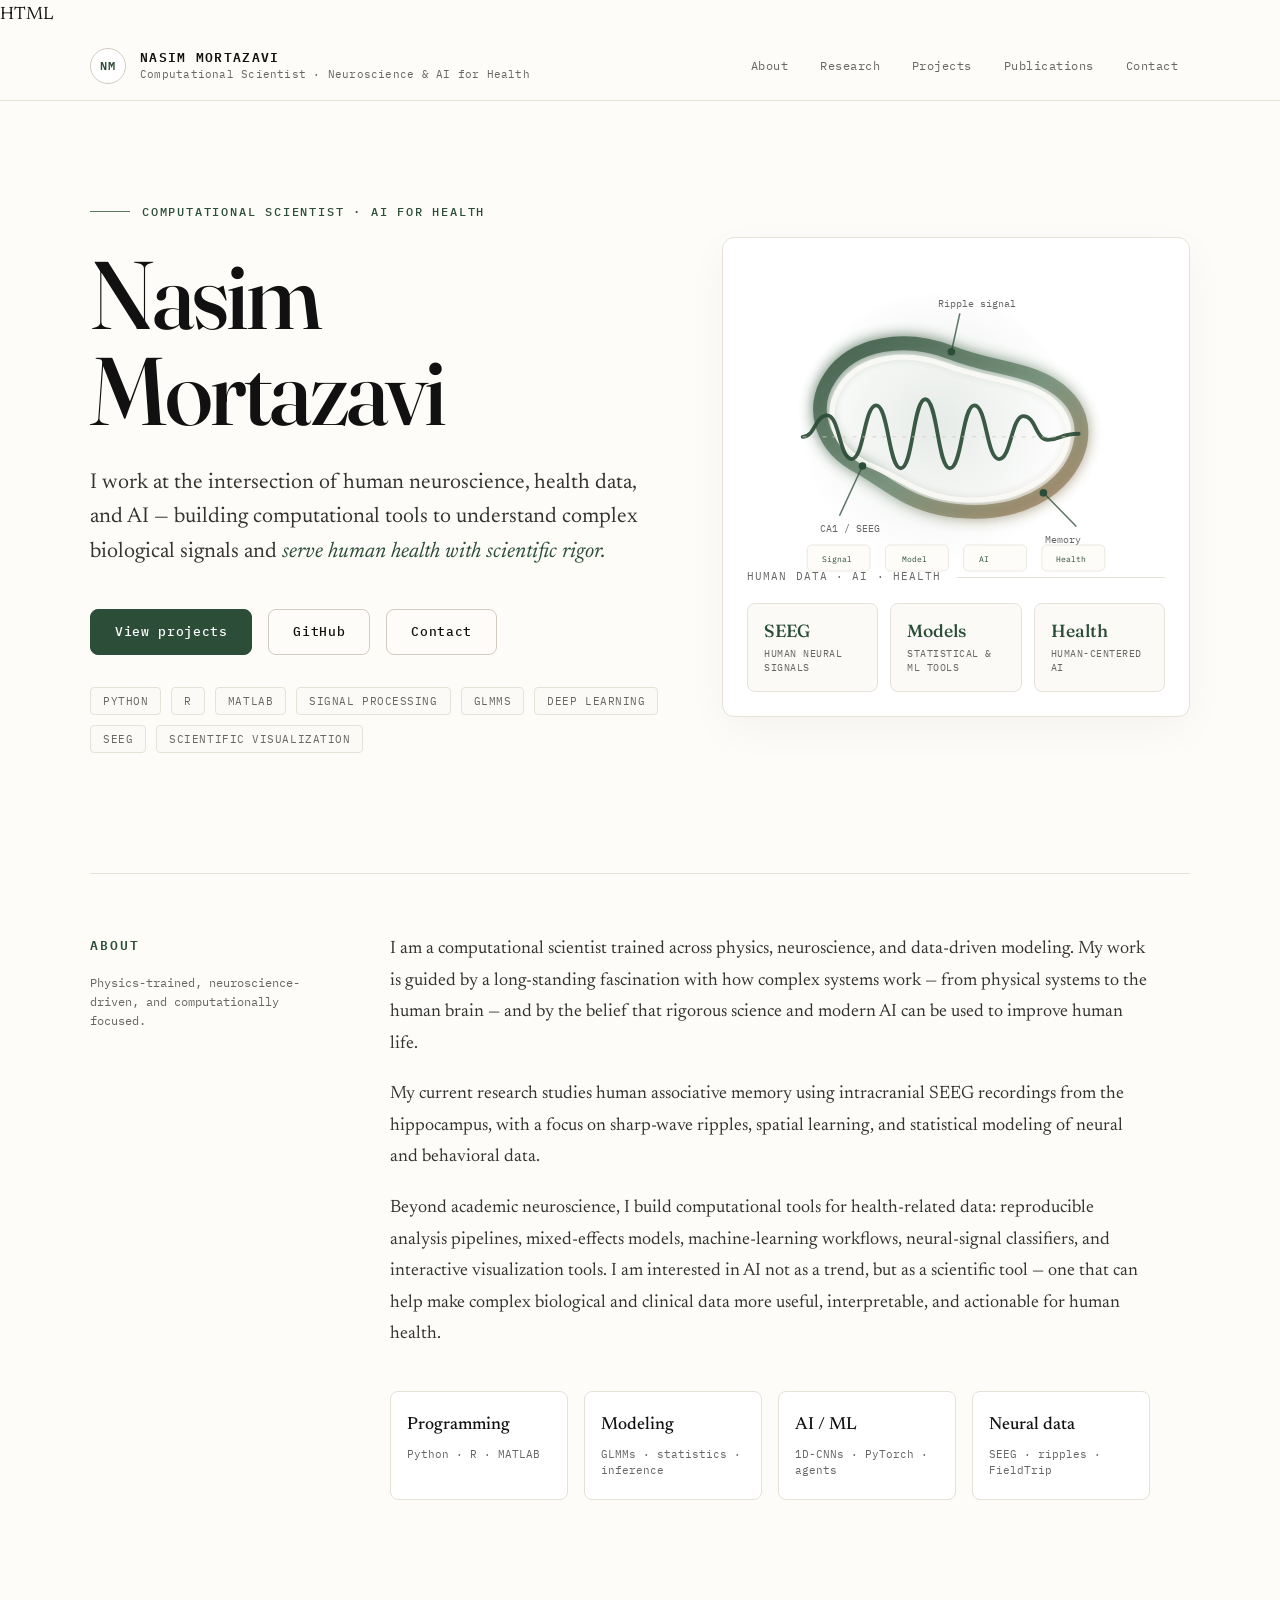
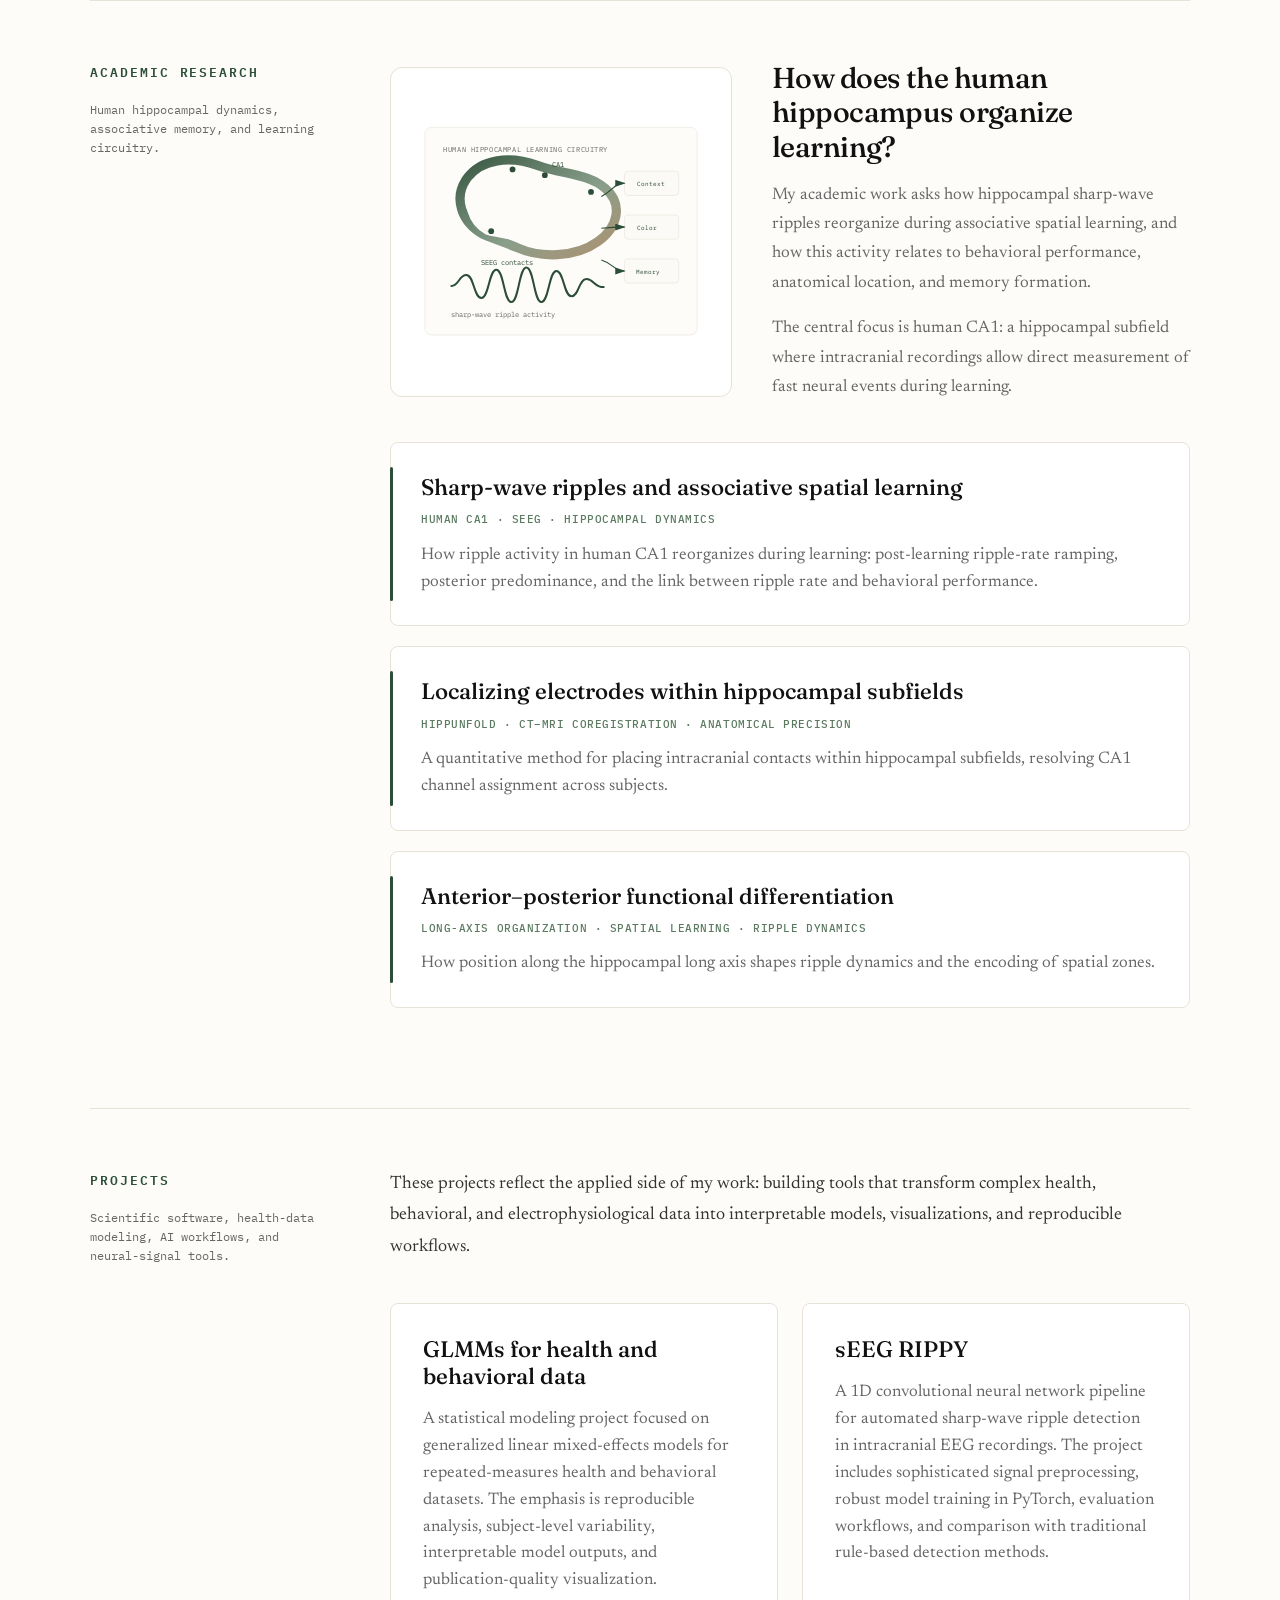
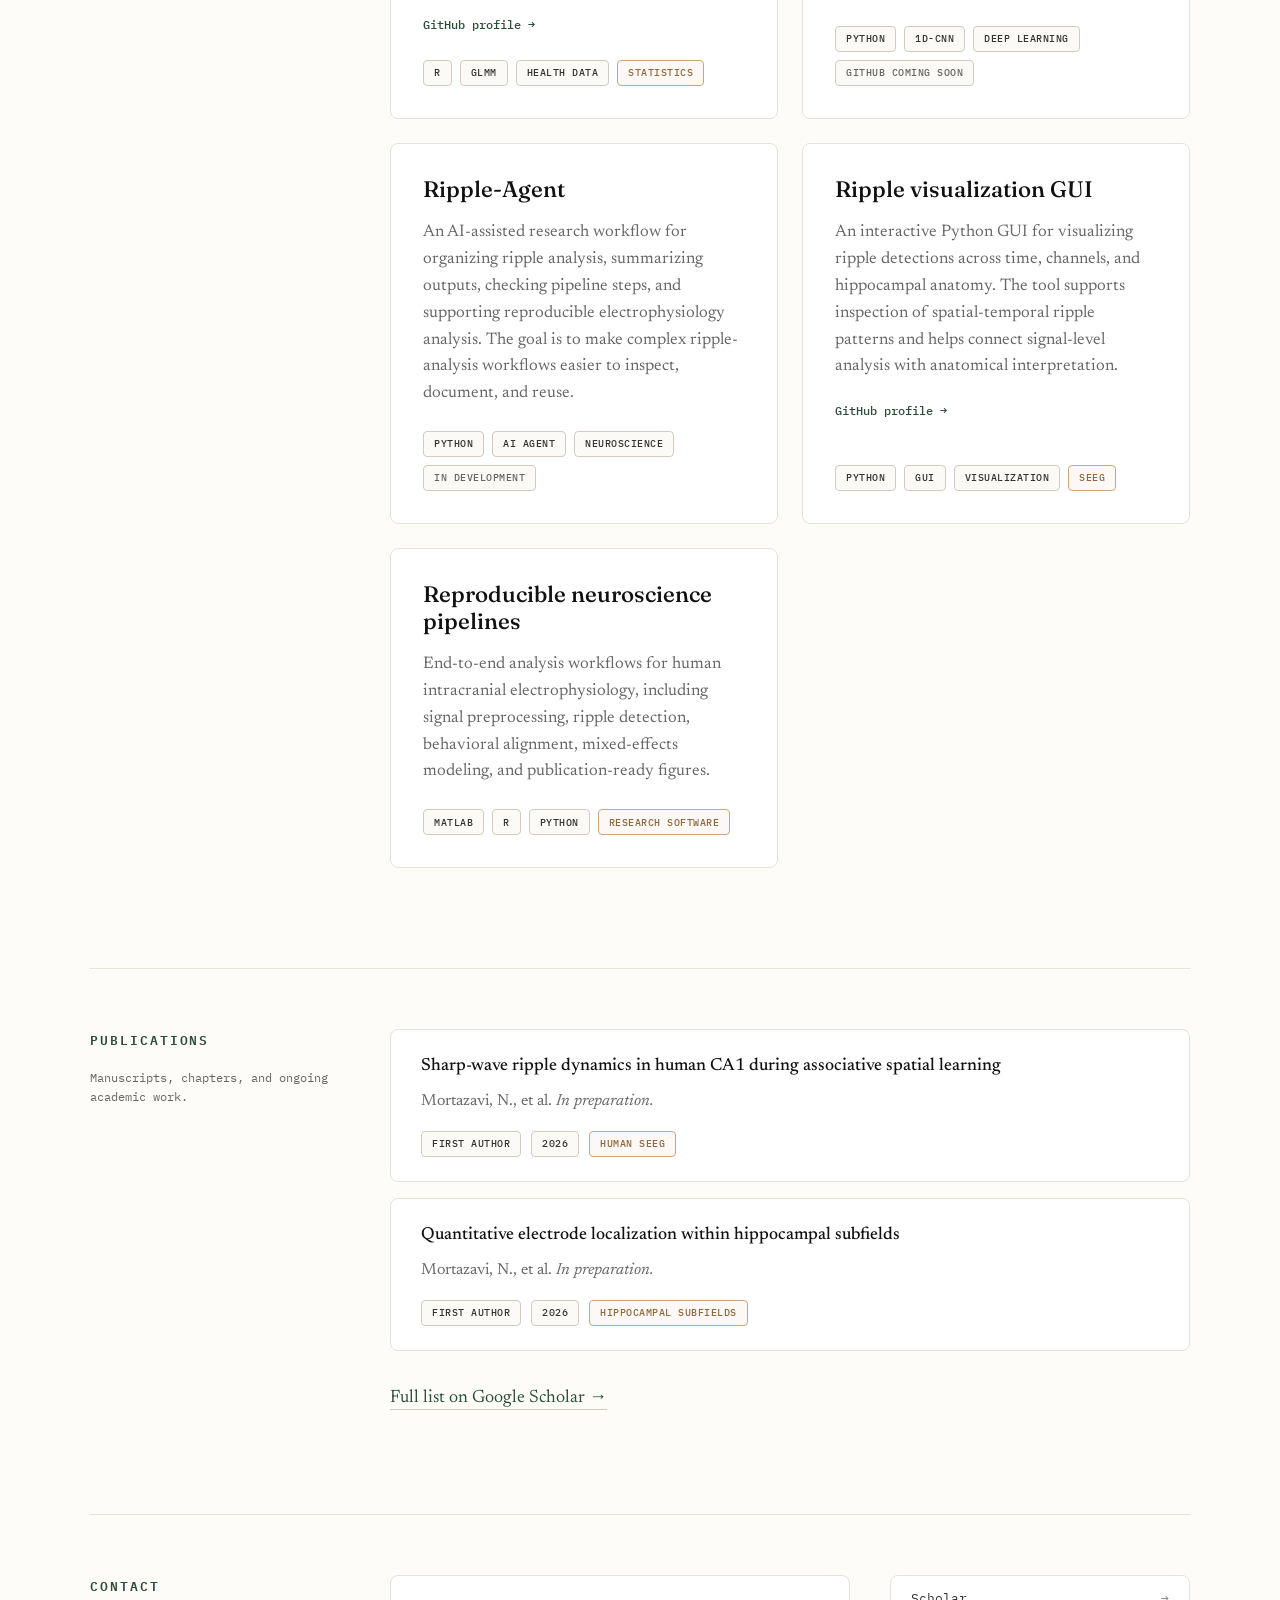
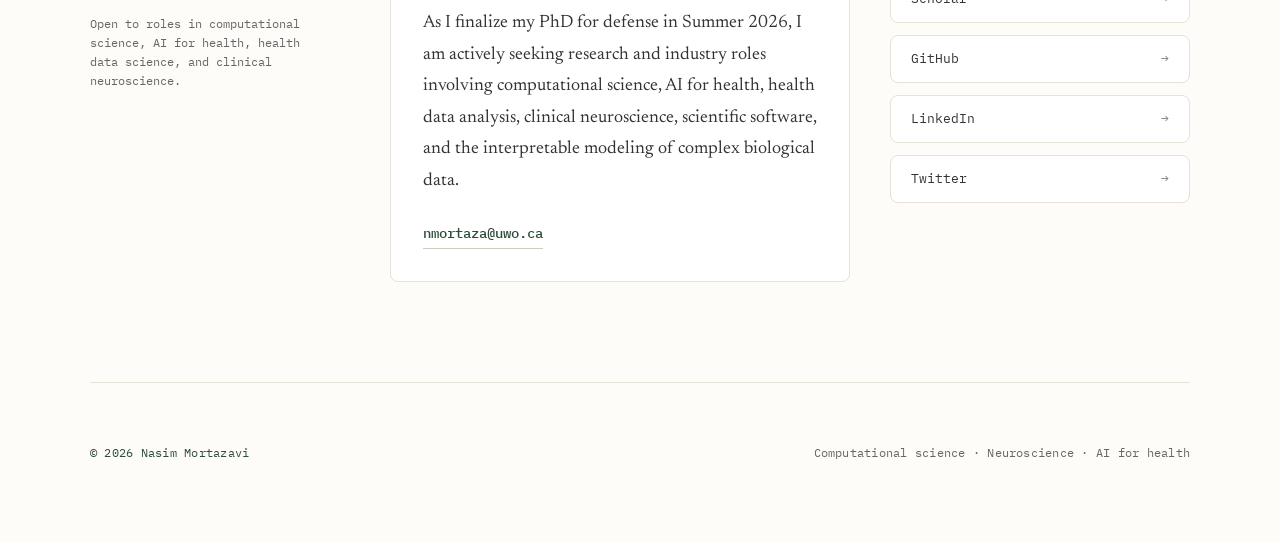
<file: index.html>
HTML
<!DOCTYPE html>
<html lang="en">
<head>
<meta charset="UTF-8">
<meta name="viewport" content="width=device-width, initial-scale=1.0">

<title>Nasim Mortazavi | Computational Scientist | Neuroscience & AI for Health</title>

<meta name="description" content="Nasim Mortazavi is a computational scientist working at the intersection of human neuroscience, health data, AI, machine learning, statistical modeling, and scientific software development.">
<meta name="author" content="Nasim Mortazavi">
<meta name="theme-color" content="#fdfcf8">

<link rel="preconnect" href="https://fonts.googleapis.com">
<link rel="preconnect" href="https://fonts.gstatic.com" crossorigin>

<link href="https://fonts.googleapis.com/css2?family=Fraunces:opsz,wght@9..144,400;9..144,500;9..144,600;9..144,700&family=Newsreader:ital,opsz,wght@0,6..72,400;0,6..72,500;0,6..72,600;1,6..72,400&family=IBM+Plex+Mono:wght@400;500;600&display=swap" rel="stylesheet">

<style>
  :root {
    /* Minimalist & Clean Palette */
    --bg: #fdfcf8;
    --bg-2: #f4eee4;
    --paper: #ffffff;
    --paper-soft: #fbfaf6;
    --ink: #111111;
    --ink-soft: #333333;
    --muted: #666666;
    --muted-2: #888888;
    --line: #e6e2d8;
    --line-strong: #d1cbc0;
    --accent: #2c4d37;
    --accent-dark: #1b3323;
    --accent-soft: #5b7a60;
    --gold: #91683c;
    --gold-soft: #c8a77a;
    
    /* Refined Shadows and Borders for a Professional Aesthetic */
    --shadow: 0 12px 40px rgba(0, 0, 0, 0.04);
    --shadow-soft: 0 6px 20px rgba(0, 0, 0, 0.02);
    --radius: 12px;
    --radius-sm: 8px;
    
    --maxw: 1100px;
    --content: 760px;
  }

  * {
    margin: 0;
    padding: 0;
    box-sizing: border-box;
  }

  html {
    scroll-behavior: smooth;
  }

  body {
    min-height: 100vh;
    font-family: "Newsreader", Georgia, serif;
    font-size: 18px;
    line-height: 1.75;
    color: var(--ink);
    background: var(--bg);
    -webkit-font-smoothing: antialiased;
    text-rendering: optimizeLegibility;
  }

  ::selection {
    background: rgba(44, 77, 55, 0.15);
  }

  a {
    color: var(--accent);
    text-decoration: none;
    transition: color 0.2s ease;
  }

  a:hover {
    color: var(--accent-dark);
  }

  .skip-link {
    position: absolute;
    left: 20px;
    top: -60px;
    z-index: 100;
    background: var(--ink);
    color: var(--paper);
    padding: 10px 14px;
    border-radius: var(--radius-sm);
    font-family: "IBM Plex Mono", monospace;
    font-size: 13px;
    transition: top 0.2s ease;
  }

  .skip-link:focus {
    top: 18px;
  }

  .site-shell {
    width: min(calc(100% - 40px), var(--maxw));
    margin: 0 auto;
    position: relative;
  }

  .topbar {
    position: sticky;
    top: 0;
    z-index: 50;
    backdrop-filter: blur(12px);
    -webkit-backdrop-filter: blur(12px);
    background: rgba(253, 252, 248, 0.9);
    border-bottom: 1px solid var(--line);
  }

  .nav-inner {
    width: min(calc(100% - 40px), var(--maxw));
    margin: 0 auto;
    display: flex;
    align-items: center;
    justify-content: space-between;
    gap: 24px;
    padding: 16px 0;
  }

  .brand {
    display: flex;
    align-items: center;
    gap: 14px;
    color: var(--ink);
    text-decoration: none;
  }

  .brand-mark {
    width: 36px;
    height: 36px;
    display: grid;
    place-items: center;
    border: 1px solid var(--line-strong);
    border-radius: 50%;
    background: var(--paper);
    font-family: "IBM Plex Mono", monospace;
    font-size: 12px;
    font-weight: 600;
    letter-spacing: 0.05em;
    color: var(--accent);
  }

  .brand-text {
    display: flex;
    flex-direction: column;
    line-height: 1.2;
  }

  .brand-name {
    font-family: "IBM Plex Mono", monospace;
    font-size: 13px;
    font-weight: 600;
    letter-spacing: 0.1em;
    text-transform: uppercase;
  }

  .brand-role {
    margin-top: 2px;
    font-family: "IBM Plex Mono", monospace;
    font-size: 11px;
    color: var(--muted);
    letter-spacing: 0.02em;
  }

  nav ul {
    display: flex;
    align-items: center;
    gap: 8px;
    list-style: none;
  }

  nav a.link {
    display: inline-flex;
    align-items: center;
    min-height: 36px;
    padding: 0 12px;
    border-radius: 4px;
    font-family: "IBM Plex Mono", monospace;
    font-size: 12px;
    letter-spacing: 0.04em;
    color: var(--muted);
    transition: background 0.2s ease, color 0.2s ease;
  }

  nav a.link:hover {
    color: var(--accent);
    background: rgba(44, 77, 55, 0.05);
  }

  main {
    position: relative;
  }

  section {
    scroll-margin-top: 100px;
  }

  .hero {
    display: grid;
    grid-template-columns: minmax(0, 1.1fr) minmax(340px, 0.9fr);
    gap: 60px;
    align-items: center;
    padding: 100px 0 80px;
  }

  .eyebrow {
    display: inline-flex;
    align-items: center;
    gap: 12px;
    margin-bottom: 24px;
    font-family: "IBM Plex Mono", monospace;
    font-size: 12px;
    font-weight: 500;
    letter-spacing: 0.15em;
    text-transform: uppercase;
    color: var(--accent);
  }

  .eyebrow::before {
    content: "";
    width: 40px;
    height: 1px;
    background: var(--accent-soft);
  }

  h1 {
    max-width: 780px;
    font-family: "Fraunces", Georgia, serif;
    font-weight: 500;
    font-size: clamp(3rem, 7.5vw, 6rem);
    line-height: 1;
    letter-spacing: -0.03em;
    color: var(--ink);
  }

  .hero-title-break {
    display: block;
  }

  .subtitle {
    margin-top: 28px;
    max-width: 650px;
    font-size: clamp(1.15rem, 2vw, 1.35rem);
    line-height: 1.6;
    color: var(--ink-soft);
  }

  .subtitle .accent {
    color: var(--accent);
    font-style: italic;
  }

  .hero-actions {
    display: flex;
    flex-wrap: wrap;
    gap: 16px;
    margin-top: 40px;
  }

  .button {
    display: inline-flex;
    align-items: center;
    justify-content: center;
    gap: 8px;
    min-height: 46px;
    padding: 0 24px;
    border-radius: var(--radius-sm);
    font-family: "IBM Plex Mono", monospace;
    font-size: 13px;
    font-weight: 500;
    letter-spacing: 0.05em;
    transition: transform 0.2s ease, background 0.2s ease, border-color 0.2s ease;
  }

  .button.primary {
    color: var(--paper);
    background: var(--accent);
    border: 1px solid var(--accent);
  }

  .button.primary:hover {
    background: var(--accent-dark);
    transform: translateY(-1px);
  }

  .button.secondary {
    color: var(--ink);
    border: 1px solid var(--line-strong);
    background: transparent;
  }

  .button.secondary:hover {
    border-color: var(--accent);
    color: var(--accent);
    transform: translateY(-1px);
  }

  .hero-tags {
    display: flex;
    flex-wrap: wrap;
    gap: 10px;
    margin-top: 32px;
  }

  .hero-tags span {
    display: inline-flex;
    align-items: center;
    min-height: 28px;
    padding: 0 12px;
    border-radius: 4px;
    background: var(--paper-soft);
    border: 1px solid var(--line);
    font-family: "IBM Plex Mono", monospace;
    font-size: 11px;
    letter-spacing: 0.05em;
    text-transform: uppercase;
    color: var(--muted);
  }

  .hero-card {
    position: relative;
    min-height: 480px;
    border: 1px solid var(--line);
    border-radius: var(--radius);
    background: var(--paper);
    box-shadow: var(--shadow);
    overflow: hidden;
  }

  .science-visual {
    position: absolute;
    inset: 34px 26px 134px;
    display: grid;
    place-items: center;
  }

  .science-visual svg {
    width: 100%;
    max-width: 440px;
    height: auto;
    overflow: visible;
  }

  .draw-line {
    stroke-dasharray: 1000;
    stroke-dashoffset: 1000;
    animation: drawLine 3s ease forwards;
  }

  @keyframes drawLine {
    to {
      stroke-dashoffset: 0;
    }
  }

  .hero-card-label {
    position: absolute;
    left: 24px;
    right: 24px;
    bottom: 24px;
    display: grid;
    gap: 16px;
  }

  .label-top {
    display: flex;
    align-items: center;
    justify-content: space-between;
    gap: 16px;
    font-family: "IBM Plex Mono", monospace;
    font-size: 11px;
    color: var(--muted);
    letter-spacing: 0.1em;
    text-transform: uppercase;
  }

  .label-line {
    height: 1px;
    flex: 1;
    background: var(--line);
  }

  .metric-row {
    display: grid;
    grid-template-columns: repeat(3, 1fr);
    gap: 12px;
  }

  .metric {
    min-height: 80px;
    padding: 16px;
    border: 1px solid var(--line);
    border-radius: var(--radius-sm);
    background: var(--paper-soft);
  }

  .metric strong {
    display: block;
    font-family: "Fraunces", Georgia, serif;
    font-size: 1.1rem;
    font-weight: 500;
    line-height: 1.2;
    color: var(--accent);
  }

  .metric span {
    display: block;
    margin-top: 6px;
    font-family: "IBM Plex Mono", monospace;
    font-size: 10px;
    line-height: 1.4;
    letter-spacing: 0.05em;
    text-transform: uppercase;
    color: var(--muted);
  }

  .section-card {
    margin: 40px 0;
    padding: 60px 0;
    border-top: 1px solid var(--line);
  }

  .section-grid {
    display: grid;
    grid-template-columns: 240px minmax(0, 1fr);
    gap: 60px;
    align-items: start;
  }

  .section-kicker {
    position: sticky;
    top: 100px;
  }

  h2 {
    font-family: "IBM Plex Mono", monospace;
    font-size: 13px;
    font-weight: 600;
    letter-spacing: 0.15em;
    text-transform: uppercase;
    color: var(--accent);
  }

  .section-note {
    margin-top: 16px;
    font-family: "IBM Plex Mono", monospace;
    font-size: 12px;
    line-height: 1.6;
    color: var(--muted);
  }

  .prose {
    max-width: var(--content);
  }

  .prose p {
    color: var(--ink-soft);
  }

  .prose p + p {
    margin-top: 1.2rem;
  }

  .prose a {
    border-bottom: 1px solid var(--line-strong);
    padding-bottom: 2px;
  }

  .prose a:hover {
    border-bottom-color: var(--accent);
  }

  .toolkit {
    display: grid;
    grid-template-columns: repeat(4, minmax(0, 1fr));
    gap: 16px;
    margin-top: 40px;
  }

  .tool {
    padding: 20px 16px;
    border: 1px solid var(--line);
    border-radius: var(--radius-sm);
    background: var(--paper);
    font-family: "IBM Plex Mono", monospace;
    font-size: 11px;
    line-height: 1.5;
    color: var(--muted);
  }

  .tool strong {
    display: block;
    margin-bottom: 8px;
    font-family: "Newsreader", Georgia, serif;
    font-size: 1.1rem;
    font-weight: 500;
    color: var(--ink);
  }

  .research-feature {
    display: grid;
    grid-template-columns: minmax(0, 0.9fr) minmax(0, 1.1fr);
    gap: 40px;
    align-items: center;
    margin-bottom: 40px;
  }

  .research-figure {
    min-height: 330px;
    display: grid;
    place-items: center;
    border-radius: var(--radius);
    background: var(--paper);
    border: 1px solid var(--line);
    overflow: hidden;
  }

  .research-figure svg {
    width: 100%;
    height: auto;
    max-width: 420px;
    padding: 20px;
  }

  .research-feature h3 {
    font-family: "Fraunces", Georgia, serif;
    font-size: 1.8rem;
    line-height: 1.2;
    font-weight: 500;
    letter-spacing: -0.02em;
    color: var(--ink);
  }

  .research-feature p {
    margin-top: 16px;
    color: var(--muted);
    font-size: 1.05rem;
  }

  .research-list {
    display: grid;
    gap: 20px;
  }

  .research-item {
    position: relative;
    padding: 30px;
    border: 1px solid var(--line);
    border-radius: var(--radius-sm);
    background: var(--paper);
    transition: transform 0.2s ease, border-color 0.2s ease;
  }

  .research-item:hover {
    transform: translateY(-2px);
    border-color: var(--line-strong);
  }

  .research-item::before {
    content: "";
    position: absolute;
    left: -1px;
    top: 24px;
    bottom: 24px;
    width: 3px;
    border-radius: 4px;
    background: var(--accent);
  }

  .research-item h3 {
    font-family: "Fraunces", Georgia, serif;
    font-size: 1.4rem;
    font-weight: 500;
    line-height: 1.3;
    color: var(--ink);
  }

  .meta {
    margin-top: 8px;
    font-family: "IBM Plex Mono", monospace;
    font-size: 11px;
    font-weight: 500;
    letter-spacing: 0.05em;
    text-transform: uppercase;
    color: var(--accent-soft);
  }

  .research-item p {
    margin-top: 12px;
    font-size: 1.05rem;
    line-height: 1.6;
    color: var(--muted);
  }

  .project-intro {
    max-width: var(--content);
    margin-bottom: 40px;
    color: var(--ink-soft);
  }

  .project-grid {
    display: grid;
    grid-template-columns: repeat(2, minmax(0, 1fr));
    gap: 24px;
  }

  .project-card {
    position: relative;
    min-height: 280px;
    display: flex;
    flex-direction: column;
    padding: 32px;
    border: 1px solid var(--line);
    border-radius: var(--radius-sm);
    background: var(--paper);
    transition: transform 0.2s ease, border-color 0.2s ease, box-shadow 0.2s ease;
  }

  .project-card:hover {
    transform: translateY(-2px);
    border-color: var(--accent-soft);
    box-shadow: var(--shadow-soft);
  }

  .project-card h3 {
    position: relative;
    z-index: 1;
    font-family: "Fraunces", Georgia, serif;
    font-size: 1.4rem;
    font-weight: 500;
    line-height: 1.2;
    color: var(--ink);
  }

  .project-card p {
    position: relative;
    z-index: 1;
    margin-top: 16px;
    color: var(--muted);
    font-size: 1.05rem;
    line-height: 1.6;
  }

  .project-footer {
    position: relative;
    z-index: 1;
    display: flex;
    flex-wrap: wrap;
    gap: 8px;
    margin-top: auto;
    padding-top: 24px;
  }

  .chip {
    display: inline-flex;
    align-items: center;
    min-height: 26px;
    padding: 0 10px;
    border: 1px solid var(--line-strong);
    border-radius: 4px;
    background: var(--paper-soft);
    font-family: "IBM Plex Mono", monospace;
    font-size: 10px;
    font-weight: 500;
    letter-spacing: 0.05em;
    text-transform: uppercase;
    color: var(--ink-soft);
  }

  .chip.gold {
    color: var(--gold);
    border-color: var(--gold-soft);
    background: rgba(167, 119, 69, 0.05);
  }

  .chip.muted {
    color: var(--muted);
  }

  .project-link {
    display: inline-flex;
    align-items: center;
    gap: 6px;
    margin-top: 20px;
    font-family: "IBM Plex Mono", monospace;
    font-size: 12px;
    font-weight: 500;
    color: var(--accent);
    border-bottom: 1px solid transparent;
    width: max-content;
  }

  .project-link:hover {
    border-bottom-color: var(--accent);
  }

  .pub-list {
    display: grid;
    gap: 16px;
  }

  .pub {
    padding: 24px 30px;
    border: 1px solid var(--line);
    border-radius: var(--radius-sm);
    background: var(--paper);
  }

  .pub .title {
    font-weight: 500;
    font-size: 1.1rem;
    line-height: 1.4;
    color: var(--ink);
  }

  .pub .cite {
    margin-top: 8px;
    font-size: 1rem;
    color: var(--muted);
  }

  .tag-row {
    display: flex;
    flex-wrap: wrap;
    gap: 10px;
    margin-top: 16px;
  }

  .scholar-link {
    margin-top: 32px;
  }

  .contact-panel {
    display: grid;
    grid-template-columns: minmax(0, 1fr) 300px;
    gap: 40px;
    align-items: start;
  }

  .contact-box {
    padding: 32px;
    border: 1px solid var(--line);
    border-radius: var(--radius-sm);
    background: var(--paper);
  }

  .contact-box p {
    color: var(--ink-soft);
  }

  .email-link {
    display: inline-flex;
    margin-top: 24px;
    font-family: "IBM Plex Mono", monospace;
    font-size: 14px;
    font-weight: 500;
    color: var(--accent);
    border-bottom: 1px solid var(--line-strong);
    padding-bottom: 2px;
  }

  .email-link:hover {
    border-bottom-color: var(--accent);
  }

  .links {
    display: grid;
    gap: 12px;
    font-family: "IBM Plex Mono", monospace;
    font-size: 13px;
  }

  .links a,
  .links span {
    display: flex;
    justify-content: space-between;
    align-items: center;
    gap: 16px;
    min-height: 48px;
    padding: 0 20px;
    border: 1px solid var(--line);
    border-radius: var(--radius-sm);
    background: var(--paper);
    color: var(--ink-soft);
    transition: transform 0.2s ease, border-color 0.2s ease, color 0.2s ease;
  }

  .links a::after {
    content: "→";
    color: var(--muted-2);
    transition: transform 0.2s ease;
  }

  .links a:hover {
    transform: translateY(-2px);
    border-color: var(--accent-soft);
    color: var(--accent);
  }

  .links a:hover::after {
    transform: translateX(4px);
    color: var(--accent);
  }

  .links span {
    color: var(--muted-2);
    cursor: not-allowed;
    background: var(--paper-soft);
  }

  .links span::after {
    content: "soon";
    font-size: 10px;
    letter-spacing: 0.08em;
    text-transform: uppercase;
    color: var(--muted-2);
  }

  footer {
    display: flex;
    justify-content: space-between;
    gap: 20px;
    padding: 60px 0 80px;
    border-top: 1px solid var(--line);
    font-family: "IBM Plex Mono", monospace;
    font-size: 12px;
    line-height: 1.6;
    letter-spacing: 0.02em;
    color: var(--muted);
  }

  .footer-mark {
    color: var(--accent);
  }

  :focus-visible {
    outline: 2px solid var(--accent);
    outline-offset: 4px;
    border-radius: 4px;
  }

  @media (max-width: 980px) {
    .hero {
      grid-template-columns: 1fr;
      gap: 40px;
      padding: 60px 0 40px;
    }

    .section-grid {
      grid-template-columns: 1fr;
      gap: 32px;
    }

    .section-kicker {
      position: static;
    }

    .section-card {
      padding: 40px 0;
    }

    .research-feature {
      grid-template-columns: 1fr;
    }

    .project-grid {
      grid-template-columns: 1fr;
    }

    .contact-panel {
      grid-template-columns: 1fr;
    }

    .toolkit {
      grid-template-columns: repeat(2, minmax(0, 1fr));
    }
  }

  @media (max-width: 720px) {
    body {
      font-size: 17px;
    }

    .site-shell,
    .nav-inner {
      width: min(calc(100% - 32px), var(--maxw));
    }

    .nav-inner {
      align-items: flex-start;
      flex-direction: column;
      gap: 16px;
      padding: 20px 0;
    }

    nav ul {
      width: 100%;
      justify-content: flex-start;
      gap: 8px;
      flex-wrap: wrap;
    }

    nav a.link {
      padding: 0;
      font-size: 13px;
    }

    nav a.link:hover {
      background: transparent;
    }

    .brand-role {
      display: none;
    }

    h1 {
      font-size: clamp(3rem, 14vw, 4.5rem);
    }

    .hero-actions {
      flex-direction: column;
      align-items: stretch;
    }

    .button {
      width: 100%;
    }

    .hero-card {
      min-height: 440px;
    }

    .science-visual {
      inset: 20px 16px 140px;
    }

    .metric-row {
      grid-template-columns: 1fr;
    }

    .metric {
      min-height: auto;
      display: flex;
      align-items: center;
      justify-content: space-between;
      gap: 12px;
      padding: 12px 16px;
    }

    .metric span {
      margin-top: 0;
      text-align: right;
    }

    .toolkit {
      grid-template-columns: 1fr;
    }

    .research-feature,
    .research-item,
    .project-card,
    .pub,
    .contact-box {
      padding: 24px;
    }

    .research-figure {
      min-height: 260px;
    }

    footer {
      flex-direction: column;
      padding-bottom: 60px;
    }
  }

  @media (prefers-reduced-motion: reduce) {
    html {
      scroll-behavior: auto;
    }

    *,
    *::before,
    *::after {
      animation: none !important;
      transition: none !important;
    }
  }
</style>

<script type="application/ld+json">
{
  "@context": "https://schema.org",
  "@type": "Person",
  "name": "Nasim Mortazavi",
  "jobTitle": "Computational Scientist",
  "email": "mailto:nmortaza@uwo.ca",
  "sameAs": [
    "https://scholar.google.com/citations?user=CeyVQJ0AAAAJ&hl=en",
    "https://github.com/Nasim-photon",
    "https://twitter.com/NasimMortazavi",
    "https://www.linkedin.com/in/nasimmortazavi"
  ],
  "knowsAbout": [
    "Computational neuroscience",
    "AI for health",
    "Human hippocampus",
    "Sharp-wave ripples",
    "Associative memory",
    "Spatial learning",
    "Intracranial SEEG",
    "Signal processing",
    "Mixed-effects modeling",
    "Machine learning",
    "Deep learning",
    "Scientific visualization"
  ]
}
</script>
</head>

<body>
<a class="skip-link" href="#main">Skip to content</a>

<header class="topbar">
  <div class="nav-inner">
    <a class="brand" href="#top" aria-label="Nasim Mortazavi home">
      <span class="brand-mark">NM</span>
      <span class="brand-text">
        <span class="brand-name">Nasim Mortazavi</span>
        <span class="brand-role">Computational Scientist · Neuroscience & AI for Health</span>
      </span>
    </a>

    <nav aria-label="Primary navigation">
      <ul>
        <li><a class="link" href="#about">About</a></li>
        <li><a class="link" href="#research">Research</a></li>
        <li><a class="link" href="#projects">Projects</a></li>
        <li><a class="link" href="#publications">Publications</a></li>
        <li><a class="link" href="#contact">Contact</a></li>
      </ul>
    </nav>
  </div>
</header>

<main id="main" class="site-shell">
  <div id="top"></div>

  <section class="hero" aria-label="Introduction">
    <div>
      <div class="eyebrow">Computational Scientist · AI for Health</div>

      <h1>
        Nasim
        <span class="hero-title-break">Mortazavi</span>
      </h1>

      <p class="subtitle">
        I work at the intersection of human neuroscience, health data, and AI —
        building computational tools to understand complex biological signals and
        <span class="accent">serve human health with scientific rigor.</span>
      </p>

      <div class="hero-actions">
        <a class="button primary" href="#projects">View projects</a>
        <a class="button secondary" href="https://github.com/Nasim-photon" target="_blank" rel="noopener noreferrer">GitHub</a>
        <a class="button secondary" href="mailto:nmortaza@uwo.ca">Contact</a>
      </div>

      <div class="hero-tags" aria-label="Core technical skills">
        <span>Python</span>
        <span>R</span>
        <span>MATLAB</span>
        <span>Signal processing</span>
        <span>GLMMs</span>
        <span>Deep learning</span>
        <span>SEEG</span>
        <span>Scientific visualization</span>
      </div>
    </div>

    <aside class="hero-card" aria-label="Scientific and computational visual summary">
      <div class="science-visual" aria-hidden="true">
        <svg viewBox="0 0 540 450" role="img" aria-label="Abstract hippocampus, ripple, and AI health data visualization">
          <defs>
            <linearGradient id="hippoGradient" x1="0%" y1="0%" x2="100%" y2="100%">
              <stop offset="0%" stop-color="#2c4d37" stop-opacity=".95"/>
              <stop offset="55%" stop-color="#5b7a60" stop-opacity=".76"/>
              <stop offset="100%" stop-color="#91683c" stop-opacity=".72"/>
            </linearGradient>

            <linearGradient id="dataGradient" x1="0%" y1="0%" x2="100%" y2="0%">
              <stop offset="0%" stop-color="#2c4d37" stop-opacity=".82"/>
              <stop offset="100%" stop-color="#91683c" stop-opacity=".82"/>
            </linearGradient>

            <radialGradient id="softGlow" cx="50%" cy="48%" r="52%">
              <stop offset="0%" stop-color="#5b7a60" stop-opacity=".15"/>
              <stop offset="100%" stop-color="#5b7a60" stop-opacity="0"/>
            </radialGradient>

            <filter id="blurGlow" x="-40%" y="-40%" width="180%" height="180%">
              <feGaussianBlur stdDeviation="9" result="blur"/>
              <feMerge>
                <feMergeNode in="blur"/>
                <feMergeNode in="SourceGraphic"/>
              </feMerge>
            </filter>
          </defs>

          <circle cx="245" cy="205" r="176" fill="url(#softGlow)"/>

          <path
            d="M145 255
               C95 230 78 178 106 137
               C136 92 204 82 263 105
               C320 128 374 124 412 160
               C450 196 436 254 386 288
               C334 322 256 318 208 294
               C184 282 166 267 145 255Z"
            fill="none"
            stroke="url(#hippoGradient)"
            stroke-width="18"
            stroke-linecap="round"
            stroke-linejoin="round"
            opacity=".9"
            filter="url(#blurGlow)"
          />

          <path
            d="M153 250
               C110 228 96 184 120 148
               C146 109 205 102 258 122
               C313 143 367 141 398 170
               C431 201 418 248 374 276
               C326 306 258 302 216 281
               C194 270 175 258 153 250Z"
            fill="none"
            stroke="#fdfcf8"
            stroke-width="7"
            stroke-linecap="round"
            stroke-linejoin="round"
            opacity=".85"
          />

          <path
            class="draw-line"
            d="M70 215
               C86 215 86 187 102 187
               C118 187 118 244 134 244
               C150 244 150 174 166 174
               C182 174 182 256 198 256
               C214 256 214 166 230 166
               C246 166 246 256 262 256
               C278 256 278 174 294 174
               C310 174 310 244 326 244
               C342 244 342 188 358 188
               C374 188 374 219 390 219
               C406 219 406 211 430 211"
            fill="none"
            stroke="#2c4d37"
            stroke-width="5"
            stroke-linecap="round"
            opacity=".92"
          />

          <path
            d="M70 215 H430"
            fill="none"
            stroke="#d1cbc0"
            stroke-width="1.2"
            stroke-dasharray="5 8"
            opacity=".9"
          />

          <g fill="#2c4d37">
            <circle cx="148" cy="253" r="5"/>
            <circle cx="264" cy="104" r="5"/>
            <circle cx="384" cy="288" r="5"/>
          </g>

          <g stroke="#2c4d37" stroke-width="2" opacity=".76">
            <line x1="148" y1="253" x2="118" y2="318"/>
            <line x1="264" y1="104" x2="275" y2="54"/>
            <line x1="384" y1="288" x2="427" y2="332"/>
          </g>

          <g font-family="IBM Plex Mono, monospace" font-size="13" fill="#666666">
            <text x="92" y="339">CA1 / SEEG</text>
            <text x="246" y="45">Ripple signal</text>
            <text x="386" y="353">Memory</text>
          </g>

          <g transform="translate(76 356)">
            <rect x="0" y="0" width="82" height="34" rx="6" fill="#fdfcf8" stroke="#e6e2d8"/>
            <rect x="102" y="0" width="82" height="34" rx="6" fill="#fdfcf8" stroke="#e6e2d8"/>
            <rect x="204" y="0" width="82" height="34" rx="6" fill="#fdfcf8" stroke="#e6e2d8"/>
            <rect x="306" y="0" width="82" height="34" rx="6" fill="#fdfcf8" stroke="#e6e2d8"/>

            <path d="M82 17 H102" stroke="url(#dataGradient)" stroke-width="2"/>
            <path d="M184 17 H204" stroke="url(#dataGradient)" stroke-width="2"/>
            <path d="M286 17 H306" stroke="url(#dataGradient)" stroke-width="2"/>

            <text x="19" y="22" font-family="IBM Plex Mono, monospace" font-size="10" fill="#2c4d37">Signal</text>
            <text x="124" y="22" font-family="IBM Plex Mono, monospace" font-size="10" fill="#2c4d37">Model</text>
            <text x="224" y="22" font-family="IBM Plex Mono, monospace" font-size="10" fill="#2c4d37">AI</text>
            <text x="324" y="22" font-family="IBM Plex Mono, monospace" font-size="10" fill="#2c4d37">Health</text>
          </g>
        </svg>
      </div>

      <div class="hero-card-label">
        <div class="label-top">
          <span>Human data · AI · health</span>
          <span class="label-line"></span>
        </div>

        <div class="metric-row">
          <div class="metric">
            <strong>SEEG</strong>
            <span>Human neural signals</span>
          </div>

          <div class="metric">
            <strong>Models</strong>
            <span>Statistical & ML tools</span>
          </div>

          <div class="metric">
            <strong>Health</strong>
            <span>Human-centered AI</span>
          </div>
        </div>
      </div>
    </aside>
  </section>

  <section id="about" class="section-card">
    <div class="section-grid">
      <div class="section-kicker">
        <h2>About</h2>
        <p class="section-note">
          Physics-trained, neuroscience-driven, and computationally focused.
        </p>
      </div>

      <div class="prose">
        <p>
          I am a computational scientist trained across physics, neuroscience, and data-driven modeling.
          My work is guided by a long-standing fascination with how complex systems work — from physical
          systems to the human brain — and by the belief that rigorous science and modern AI can be used
          to improve human life.
        </p>

        <p>
          My current research studies human associative memory using intracranial SEEG recordings from
          the hippocampus, with a focus on sharp-wave ripples, spatial learning, and statistical modeling
          of neural and behavioral data.
        </p>

        <p>
          Beyond academic neuroscience, I build computational tools for health-related data: reproducible
          analysis pipelines, mixed-effects models, machine-learning workflows, neural-signal classifiers,
          and interactive visualization tools. I am interested in AI not as a trend, but as a scientific
          tool — one that can help make complex biological and clinical data more useful, interpretable,
          and actionable for human health.
        </p>

        <div class="toolkit" aria-label="Technical toolkit">
          <div class="tool">
            <strong>Programming</strong>
            Python · R · MATLAB
          </div>

          <div class="tool">
            <strong>Modeling</strong>
            GLMMs · statistics · inference
          </div>

          <div class="tool">
            <strong>AI / ML</strong>
            1D-CNNs · PyTorch · agents
          </div>

          <div class="tool">
            <strong>Neural data</strong>
            SEEG · ripples · FieldTrip
          </div>
        </div>
      </div>
    </div>
  </section>

  <section id="research" class="section-card">
    <div class="section-grid">
      <div class="section-kicker">
        <h2>Academic Research</h2>
        <p class="section-note">
          Human hippocampal dynamics, associative memory, and learning circuitry.
        </p>
      </div>

      <div>
        <div class="research-feature">
          <div class="research-figure" aria-label="Original schematic of hippocampal learning circuitry">
            <svg viewBox="0 0 520 420" role="img" aria-label="Human hippocampus, SEEG contacts, ripple activity, and learning circuitry">
              <defs>
                <linearGradient id="researchHippo" x1="0%" y1="0%" x2="100%" y2="100%">
                  <stop offset="0%" stop-color="#2c4d37" stop-opacity=".95"/>
                  <stop offset="58%" stop-color="#5b7a60" stop-opacity=".72"/>
                  <stop offset="100%" stop-color="#91683c" stop-opacity=".72"/>
                </linearGradient>

                <marker id="arrow" markerWidth="10" markerHeight="10" refX="8" refY="3" orient="auto" markerUnits="strokeWidth">
                  <path d="M0,0 L0,6 L9,3 z" fill="#2c4d37"/>
                </marker>
              </defs>

              <rect x="24" y="30" width="472" height="360" rx="12" fill="#fdfcf8" stroke="#e6e2d8"/>

              <text x="56" y="72" font-family="IBM Plex Mono, monospace" font-size="12" fill="#666666" letter-spacing="1">
                HUMAN HIPPOCAMPAL LEARNING CIRCUITRY
              </text>

              <path
                d="M126 216
                   C86 194 74 152 96 120
                   C121 84 172 79 219 96
                   C264 112 307 110 337 136
                   C368 163 359 203 324 228
                   C284 257 223 256 185 239
                   C164 230 147 225 126 216Z"
                fill="none"
                stroke="url(#researchHippo)"
                stroke-width="16"
                stroke-linecap="round"
                stroke-linejoin="round"
              />

              <path
                d="M131 213
                   C99 195 91 158 108 132
                   C130 99 174 97 217 111
                   C263 127 304 125 328 147
                   C353 169 344 199 315 219
                   C279 242 229 243 195 228
                   C171 218 153 220 131 213Z"
                fill="none"
                stroke="#fdfcf8"
                stroke-width="6"
                stroke-linecap="round"
                stroke-linejoin="round"
              />

              <g fill="#2c4d37">
                <circle cx="139" cy="210" r="5"/>
                <circle cx="176" cy="103" r="5"/>
                <circle cx="232" cy="113" r="5"/>
                <circle cx="312" cy="142" r="5"/>
              </g>

              <text x="122" y="268" font-family="IBM Plex Mono, monospace" font-size="12" fill="#2c4d37">SEEG contacts</text>
              <text x="245" y="98" font-family="IBM Plex Mono, monospace" font-size="12" fill="#2c4d37">CA1</text>

              <path
                d="M70 305
                   C83 305 83 286 96 286
                   C109 286 109 326 122 326
                   C135 326 135 277 148 277
                   C161 277 161 333 174 333
                   C187 333 187 273 200 273
                   C213 273 213 333 226 333
                   C239 333 239 279 252 279
                   C265 279 265 323 278 323
                   C291 323 291 293 304 293
                   C317 293 317 307 334 307"
                fill="none"
                stroke="#2c4d37"
                stroke-width="3.5"
                stroke-linecap="round"
              />

              <text x="70" y="358" font-family="IBM Plex Mono, monospace" font-size="12" fill="#666666">
                sharp-wave ripple activity
              </text>

              <g>
                <rect x="370" y="106" width="94" height="42" rx="6" fill="#fbfaf6" stroke="#e6e2d8"/>
                <text x="391" y="132" font-family="IBM Plex Mono, monospace" font-size="11" fill="#2c4d37">Context</text>

                <rect x="370" y="182" width="94" height="42" rx="6" fill="#fbfaf6" stroke="#e6e2d8"/>
                <text x="392" y="208" font-family="IBM Plex Mono, monospace" font-size="11" fill="#2c4d37">Color</text>

                <rect x="370" y="258" width="94" height="42" rx="6" fill="#fbfaf6" stroke="#e6e2d8"/>
                <text x="390" y="284" font-family="IBM Plex Mono, monospace" font-size="11" fill="#2c4d37">Memory</text>

                <path d="M330 150 C350 140 352 127 370 127" fill="none" stroke="#2c4d37" stroke-width="2" marker-end="url(#arrow)"/>
                <path d="M330 205 C350 203 352 203 370 203" fill="none" stroke="#2c4d37" stroke-width="2" marker-end="url(#arrow)"/>
                <path d="M330 260 C350 266 352 279 370 279" fill="none" stroke="#2c4d37" stroke-width="2" marker-end="url(#arrow)"/>
              </g>
            </svg>
          </div>

          <div>
            <h3>How does the human hippocampus organize learning?</h3>
            <p>
              My academic work asks how hippocampal sharp-wave ripples reorganize during associative
              spatial learning, and how this activity relates to behavioral performance, anatomical
              location, and memory formation.
            </p>
            <p>
              The central focus is human CA1: a hippocampal subfield where intracranial recordings
              allow direct measurement of fast neural events during learning.
            </p>
          </div>
        </div>

        <div class="research-list">
          <article class="research-item">
            <h3>Sharp-wave ripples and associative spatial learning</h3>
            <div class="meta">Human CA1 · SEEG · Hippocampal dynamics</div>
            <p>
              How ripple activity in human CA1 reorganizes during learning: post-learning ripple-rate
              ramping, posterior predominance, and the link between ripple rate and behavioral performance.
            </p>
          </article>

          <article class="research-item">
            <h3>Localizing electrodes within hippocampal subfields</h3>
            <div class="meta">HippUnfold · CT–MRI coregistration · Anatomical precision</div>
            <p>
              A quantitative method for placing intracranial contacts within hippocampal subfields,
              resolving CA1 channel assignment across subjects.
            </p>
          </article>

          <article class="research-item">
            <h3>Anterior–posterior functional differentiation</h3>
            <div class="meta">Long-axis organization · Spatial learning · Ripple dynamics</div>
            <p>
              How position along the hippocampal long axis shapes ripple dynamics and the encoding
              of spatial zones.
            </p>
          </article>
        </div>
      </div>
    </div>
  </section>

  <section id="projects" class="section-card">
    <div class="section-grid">
      <div class="section-kicker">
        <h2>Projects</h2>
        <p class="section-note">
          Scientific software, health-data modeling, AI workflows, and neural-signal tools.
        </p>
      </div>

      <div>
        <p class="project-intro">
          These projects reflect the applied side of my work: building tools that transform complex
          health, behavioral, and electrophysiological data into interpretable models, visualizations,
          and reproducible workflows.
        </p>

        <div class="project-grid">
          <article class="project-card">
            <h3>GLMMs for health and behavioral data</h3>
            <p>
              A statistical modeling project focused on generalized linear mixed-effects models for
              repeated-measures health and behavioral datasets. The emphasis is reproducible analysis,
              subject-level variability, interpretable model outputs, and publication-quality visualization.
            </p>
            <a class="project-link" href="https://github.com/Nasim-photon" target="_blank" rel="noopener noreferrer">
              GitHub profile →
            </a>
            <div class="project-footer">
              <span class="chip">R</span>
              <span class="chip">GLMM</span>
              <span class="chip">Health data</span>
              <span class="chip gold">Statistics</span>
            </div>
          </article>

          <article class="project-card">
            <h3>sEEG RIPPY</h3>
            <p>
              A 1D convolutional neural network pipeline for automated sharp-wave ripple detection in 
              intracranial EEG recordings. The project includes sophisticated signal preprocessing, robust model 
              training in PyTorch, evaluation workflows, and comparison with traditional rule-based detection methods.
            </p>
            <div class="project-footer">
              <span class="chip">Python</span>
              <span class="chip">1D-CNN</span>
              <span class="chip">Deep learning</span>
              <span class="chip muted">GitHub coming soon</span>
            </div>
          </article>

          <article class="project-card">
            <h3>Ripple-Agent</h3>
            <p>
              An AI-assisted research workflow for organizing ripple analysis, summarizing outputs,
              checking pipeline steps, and supporting reproducible electrophysiology analysis. The goal
              is to make complex ripple-analysis workflows easier to inspect, document, and reuse.
            </p>
            <div class="project-footer">
              <span class="chip">Python</span>
              <span class="chip">AI agent</span>
              <span class="chip">Neuroscience</span>
              <span class="chip muted">In development</span>
            </div>
          </article>

          <article class="project-card">
            <h3>Ripple visualization GUI</h3>
            <p>
              An interactive Python GUI for visualizing ripple detections across time, channels, and
              hippocampal anatomy. The tool supports inspection of spatial-temporal ripple patterns and
              helps connect signal-level analysis with anatomical interpretation.
            </p>
            <a class="project-link" href="https://github.com/Nasim-photon" target="_blank" rel="noopener noreferrer">
              GitHub profile →
            </a>
            <div class="project-footer">
              <span class="chip">Python</span>
              <span class="chip">GUI</span>
              <span class="chip">Visualization</span>
              <span class="chip gold">SEEG</span>
            </div>
          </article>

          <article class="project-card">
            <h3>Reproducible neuroscience pipelines</h3>
            <p>
              End-to-end analysis workflows for human intracranial electrophysiology, including signal
              preprocessing, ripple detection, behavioral alignment, mixed-effects modeling, and
              publication-ready figures.
            </p>
            <div class="project-footer">
              <span class="chip">MATLAB</span>
              <span class="chip">R</span>
              <span class="chip">Python</span>
              <span class="chip gold">Research software</span>
            </div>
          </article>
        </div>
      </div>
    </div>
  </section>

  <section id="publications" class="section-card">
    <div class="section-grid">
      <div class="section-kicker">
        <h2>Publications</h2>
        <p class="section-note">
          Manuscripts, chapters, and ongoing academic work.
        </p>
      </div>

      <div>
        <div class="pub-list">
          <article class="pub">
            <div class="title">
              Sharp-wave ripple dynamics in human CA1 during associative spatial learning
            </div>
            <div class="cite">
              Mortazavi, N., et al. <em>In preparation.</em>
            </div>
            <div class="tag-row">
              <span class="chip">First author</span>
              <span class="chip">2026</span>
              <span class="chip gold">Human SEEG</span>
            </div>
          </article>

          <article class="pub">
            <div class="title">
              Quantitative electrode localization within hippocampal subfields
            </div>
            <div class="cite">
              Mortazavi, N., et al. <em>In preparation.</em>
            </div>
            <div class="tag-row">
              <span class="chip">First author</span>
              <span class="chip">2026</span>
              <span class="chip gold">Hippocampal subfields</span>
            </div>
          </article>
        </div>

        <p class="scholar-link prose">
          <a href="https://scholar.google.com/citations?user=CeyVQJ0AAAAJ&hl=en" target="_blank" rel="noopener noreferrer">
            Full list on Google Scholar →
          </a>
        </p>
      </div>
    </div>
  </section>

  <section id="contact" class="section-card">
    <div class="section-grid">
      <div class="section-kicker">
        <h2>Contact</h2>
        <p class="section-note">
          Open to roles in computational science, AI for health, health data science, and clinical neuroscience.
        </p>
      </div>

      <div class="contact-panel">
        <div class="contact-box">
          <p>
            As I finalize my PhD for defense in Summer 2026, I am actively seeking research and industry roles involving computational science, AI for health, health data analysis, clinical neuroscience, scientific software, and the interpretable modeling of complex biological data.
          </p>

          <a class="email-link" href="mailto:nmortaza@uwo.ca">
            nmortaza@uwo.ca
          </a>
        </div>

        <div class="links" aria-label="Professional links">
          <a href="https://scholar.google.com/citations?user=CeyVQJ0AAAAJ&hl=en" target="_blank" rel="noopener noreferrer">Scholar</a>
          <a href="https://github.com/Nasim-photon" target="_blank" rel="noopener noreferrer">GitHub</a>
          <a href="https://www.linkedin.com/in/nasimmortazavi" target="_blank" rel="noopener noreferrer">LinkedIn</a>
          <a href="https://twitter.com/NasimMortazavi" target="_blank" rel="noopener noreferrer">Twitter</a>
        </div>
      </div>
    </div>
  </section>

  <footer>
    <span class="footer-mark">© 2026 Nasim Mortazavi</span>
    <span>Computational science · Neuroscience · AI for health</span>
  </footer>
</main>

</body>
</html>
</file>
